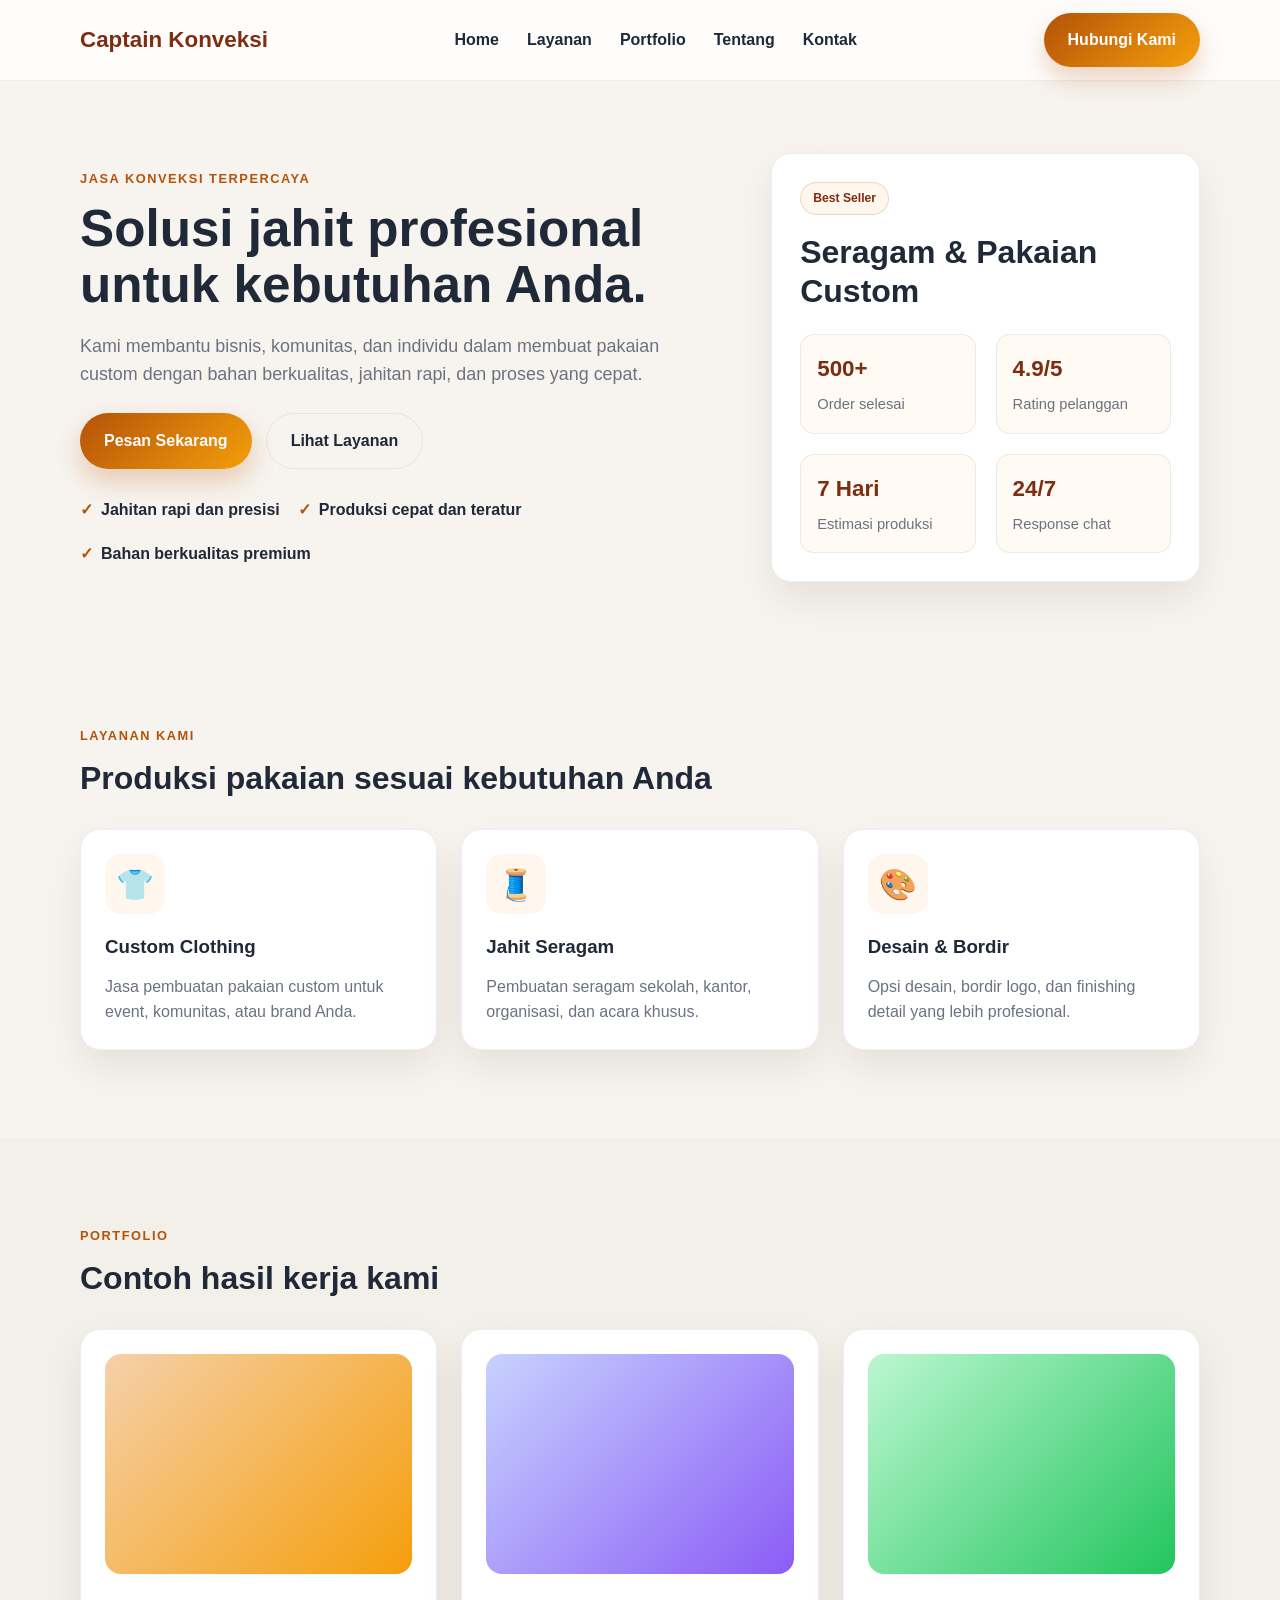
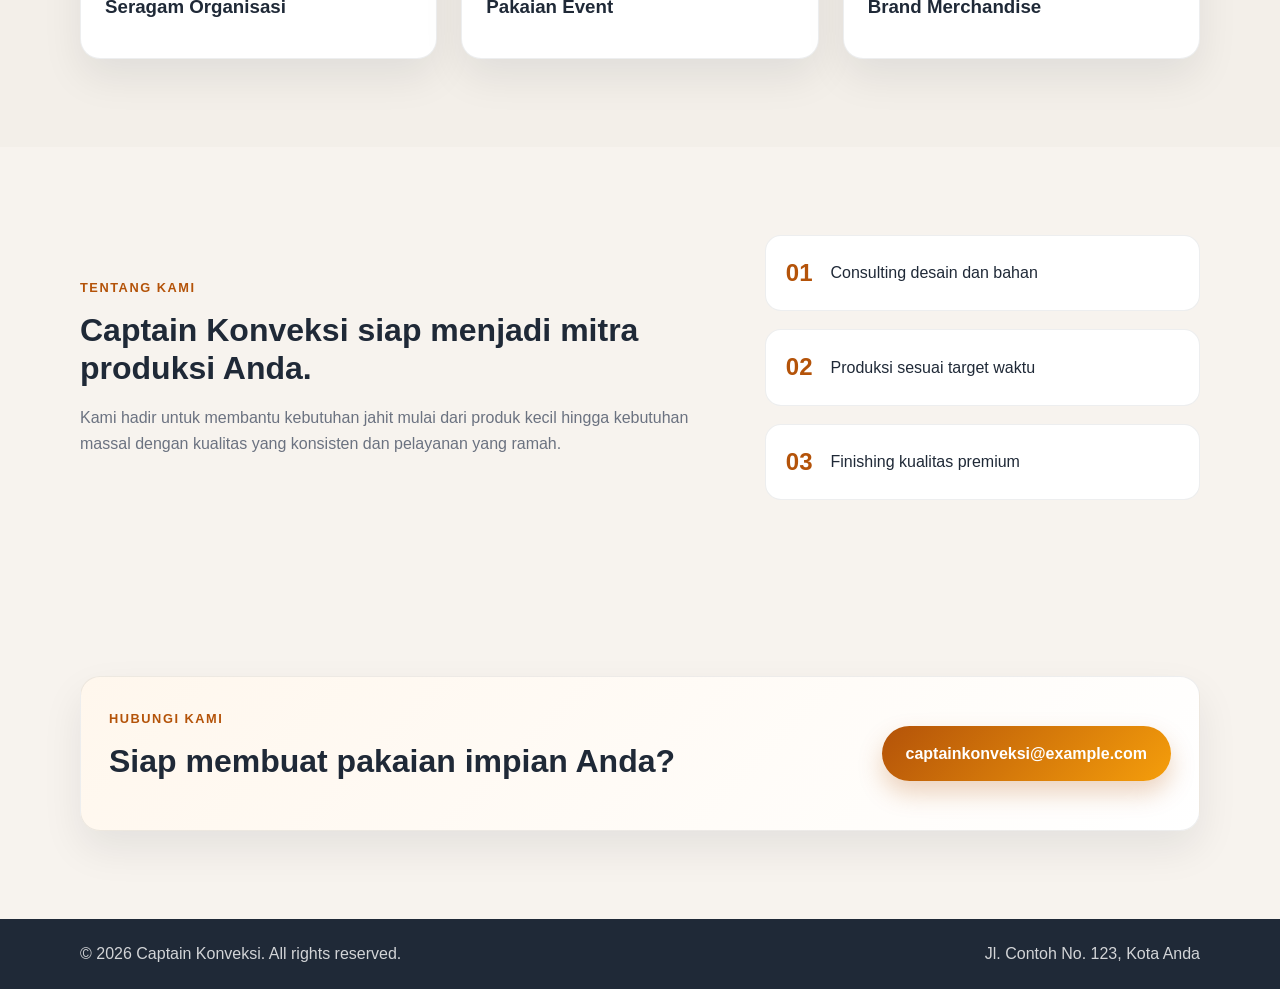
<file: index.html>
<!doctype html>
<html lang="id">
  <head>
    <meta charset="UTF-8" />
    <meta name="viewport" content="width=device-width, initial-scale=1.0" />
    <meta
      name="description"
      content="Captain Konveksi menyediakan jasa konveksi, seragam, dan produksi pakaian custom dengan kualitas yang terjamin."
    />
    <title>Captain Konveksi</title>
    <link rel="stylesheet" href="style.css" />
  </head>
  <body>
    <header class="site-header">
      <div class="container nav">
        <div class="brand" aria-label="Captain Konveksi">Captain Konveksi</div>

        <nav class="main-nav" aria-label="Navigasi utama">
          <a href="#home">Home</a>
          <a href="#layanan">Layanan</a>
          <a href="#portfolio">Portfolio</a>
          <a href="#tentang">Tentang</a>
          <a href="#kontak">Kontak</a>
        </nav>

        <a class="btn btn-primary" href="#kontak">Hubungi Kami</a>
      </div>
    </header>

    <main id="home">
      <section class="hero">
        <div class="container hero-inner">
          <div class="hero-copy">
            <p class="eyebrow">Jasa Konveksi Terpercaya</p>
            <h1>Solusi jahit profesional untuk kebutuhan Anda.</h1>
            <p class="lead">
              Kami membantu bisnis, komunitas, dan individu dalam membuat
              pakaian custom dengan bahan berkualitas, jahitan rapi, dan proses
              yang cepat.
            </p>

            <div class="hero-actions">
              <a class="btn btn-primary" href="#kontak">Pesan Sekarang</a>
              <a class="btn btn-secondary" href="#layanan">Lihat Layanan</a>
            </div>

            <ul class="hero-points" aria-label="Keunggulan Captain Konveksi">
              <li>Jahitan rapi dan presisi</li>
              <li>Produksi cepat dan teratur</li>
              <li>Bahan berkualitas premium</li>
            </ul>
          </div>

          <div class="hero-card" aria-label="Ringkasan layanan">
            <div class="card-badge">Best Seller</div>
            <h2>Seragam & Pakaian Custom</h2>
            <div class="stat-grid">
              <div>
                <strong>500+</strong>
                <span>Order selesai</span>
              </div>
              <div>
                <strong>4.9/5</strong>
                <span>Rating pelanggan</span>
              </div>
              <div>
                <strong>7 Hari</strong>
                <span>Estimasi produksi</span>
              </div>
              <div>
                <strong>24/7</strong>
                <span>Response chat</span>
              </div>
            </div>
          </div>
        </div>
      </section>

      <section id="layanan" class="services section">
        <div class="container">
          <div class="section-heading">
            <p class="eyebrow">Layanan Kami</p>
            <h2>Produksi pakaian sesuai kebutuhan Anda</h2>
          </div>

          <div class="service-grid">
            <article class="service-card">
              <div class="icon">👕</div>
              <h3>Custom Clothing</h3>
              <p>
                Jasa pembuatan pakaian custom untuk event, komunitas, atau brand
                Anda.
              </p>
            </article>

            <article class="service-card">
              <div class="icon">🧵</div>
              <h3>Jahit Seragam</h3>
              <p>
                Pembuatan seragam sekolah, kantor, organisasi, dan acara khusus.
              </p>
            </article>

            <article class="service-card">
              <div class="icon">🎨</div>
              <h3>Desain & Bordir</h3>
              <p>
                Opsi desain, bordir logo, dan finishing detail yang lebih
                profesional.
              </p>
            </article>
          </div>
        </div>
      </section>

      <section id="portfolio" class="showcase section alt-bg">
        <div class="container">
          <div class="section-heading">
            <p class="eyebrow">Portfolio</p>
            <h2>Contoh hasil kerja kami</h2>
          </div>

          <div class="portfolio-grid">
            <div class="portfolio-item">
              <div class="thumb thumb-one"></div>
              <h3>Seragam Organisasi</h3>
            </div>

            <div class="portfolio-item">
              <div class="thumb thumb-two"></div>
              <h3>Pakaian Event</h3>
            </div>

            <div class="portfolio-item">
              <div class="thumb thumb-three"></div>
              <h3>Brand Merchandise</h3>
            </div>
          </div>
        </div>
      </section>

      <section id="tentang" class="about section">
        <div class="container about-grid">
          <div>
            <p class="eyebrow">Tentang Kami</p>
            <h2>Captain Konveksi siap menjadi mitra produksi Anda.</h2>
            <p>
              Kami hadir untuk membantu kebutuhan jahit mulai dari produk kecil
              hingga kebutuhan massal dengan kualitas yang konsisten dan
              pelayanan yang ramah.
            </p>
          </div>

          <div class="about-points">
            <div>
              <strong>01</strong>
              <span>Consulting desain dan bahan</span>
            </div>
            <div>
              <strong>02</strong>
              <span>Produksi sesuai target waktu</span>
            </div>
            <div>
              <strong>03</strong>
              <span>Finishing kualitas premium</span>
            </div>
          </div>
        </div>
      </section>

      <section id="kontak" class="cta section">
        <div class="container cta-box">
          <div>
            <p class="eyebrow">Hubungi Kami</p>
            <h2>Siap membuat pakaian impian Anda?</h2>
          </div>
          <a class="btn btn-primary" href="mailto:captainkonveksi@example.com"
            >captainkonveksi@example.com</a
          >
        </div>
      </section>
    </main>

    <footer class="site-footer">
      <div class="container footer-inner">
        <p>© 2026 Captain Konveksi. All rights reserved.</p>
        <p>Jl. Contoh No. 123, Kota Anda</p>
      </div>
    </footer>
  </body>
</html>
</file>
<file: style.css>
:root {
  --bg: #f7f3ee;
  --bg-soft: #fffaf3;
  --panel: #ffffff;
  --panel-alt: #f3efe9;
  --text: #1f2937;
  --muted: #6b7280;
  --primary: #b45309;
  --primary-dark: #7c2d12;
  --accent: #f59e0b;
  --border: rgba(31, 41, 55, 0.08);
  --shadow: 0 18px 40px rgba(15, 23, 42, 0.08);
  --radius: 20px;
}

* {
  box-sizing: border-box;
}

html {
  scroll-behavior: smooth;
}

body {
  margin: 0;
  font-family: Arial, Helvetica, sans-serif;
  background: var(--bg);
  color: var(--text);
  line-height: 1.6;
}

a {
  text-decoration: none;
}

img {
  max-width: 100%;
  display: block;
}

.container {
  width: min(1120px, calc(100% - 32px));
  margin: 0 auto;
}

.section {
  padding: 88px 0;
}

.eyebrow {
  margin: 0 0 12px;
  color: var(--primary);
  font-size: 0.8rem;
  font-weight: 700;
  letter-spacing: 0.12em;
  text-transform: uppercase;
}

h1,
h2,
h3,
p {
  margin-top: 0;
}

h1 {
  margin-bottom: 18px;
  font-size: clamp(2.5rem, 4vw, 4.5rem);
  line-height: 1.1;
}

h2 {
  margin-bottom: 18px;
  font-size: clamp(2rem, 2.4vw, 3rem);
  line-height: 1.2;
}

p {
  margin-bottom: 0;
  color: var(--muted);
}

.site-header {
  position: sticky;
  top: 0;
  z-index: 999;
  background: rgba(255, 255, 255, 0.82);
  backdrop-filter: blur(12px);
  border-bottom: 1px solid var(--border);
}

.nav {
  display: flex;
  align-items: center;
  justify-content: space-between;
  gap: 20px;
  min-height: 80px;
}

.brand {
  font-size: 1.4rem;
  font-weight: 700;
  color: var(--primary-dark);
}

.main-nav {
  display: flex;
  align-items: center;
  gap: 28px;
}

.main-nav a {
  color: var(--text);
  font-weight: 600;
}

.btn {
  display: inline-flex;
  align-items: center;
  justify-content: center;
  padding: 0.9rem 1.5rem;
  border-radius: 999px;
  font-weight: 700;
  transition: 0.2s ease;
}

.btn:hover {
  transform: translateY(-1px);
}

.btn-primary {
  background: linear-gradient(135deg, var(--primary), var(--accent));
  color: #fff;
  box-shadow: 0 12px 24px rgba(180, 83, 9, 0.25);
}

.btn-secondary {
  background: transparent;
  color: var(--text);
  border: 1px solid var(--border);
}

.hero {
  padding: 72px 0 56px;
}

.hero-inner {
  display: grid;
  grid-template-columns: 1.2fr 0.8fr;
  align-items: center;
  gap: 48px;
}

.lead {
  max-width: 620px;
  font-size: 1.12rem;
  margin-bottom: 24px;
}

.hero-actions {
  display: flex;
  flex-wrap: wrap;
  gap: 14px;
  margin-bottom: 28px;
}

.hero-points {
  list-style: none;
  padding: 0;
  margin: 0;
  display: flex;
  flex-wrap: wrap;
  gap: 18px;
  color: var(--text);
  font-weight: 600;
}

.hero-points li::before {
  content: "✓";
  color: var(--primary);
  margin-right: 8px;
}

.hero-card {
  background: var(--panel);
  border: 1px solid var(--border);
  border-radius: var(--radius);
  padding: 28px;
  box-shadow: var(--shadow);
}

.card-badge {
  display: inline-block;
  background: #fff7ed;
  border: 1px solid rgba(180, 83, 9, 0.2);
  color: var(--primary-dark);
  border-radius: 999px;
  padding: 6px 12px;
  font-size: 0.76rem;
  font-weight: 700;
  margin-bottom: 18px;
}

.stat-grid {
  display: grid;
  grid-template-columns: repeat(2, minmax(120px, 1fr));
  gap: 20px;
  margin-top: 24px;
}

.stat-grid div {
  padding: 16px;
  background: var(--bg-soft);
  border-radius: 14px;
  border: 1px solid var(--border);
}

.stat-grid strong {
  display: block;
  font-size: 1.4rem;
  color: var(--primary-dark);
  margin-bottom: 4px;
}

.stat-grid span {
  color: var(--muted);
  font-size: 0.92rem;
}

.alt-bg {
  background: var(--panel-alt);
}

.section-heading {
  margin-bottom: 32px;
}

.service-grid,
.portfolio-grid {
  display: grid;
  grid-template-columns: repeat(3, minmax(0, 1fr));
  gap: 24px;
}

.service-card,
.portfolio-item {
  background: var(--panel);
  border: 1px solid var(--border);
  border-radius: var(--radius);
  padding: 24px;
  box-shadow: var(--shadow);
}

.service-card .icon {
  display: inline-flex;
  align-items: center;
  justify-content: center;
  width: 60px;
  height: 60px;
  border-radius: 16px;
  background: #fff7ed;
  font-size: 1.9rem;
  margin-bottom: 18px;
}

.service-card h3,
.portfolio-item h3 {
  margin-bottom: 12px;
  color: var(--text);
}

.about-grid {
  display: grid;
  grid-template-columns: 1.2fr 0.8fr;
  gap: 32px;
  align-items: center;
}

.about-points {
  display: grid;
  gap: 18px;
}

.about-points div {
  display: flex;
  align-items: center;
  gap: 18px;
  padding: 18px 20px;
  border-radius: 16px;
  background: var(--panel);
  border: 1px solid var(--border);
}

.about-points strong {
  font-size: 1.5rem;
  color: var(--primary);
}

.thumb {
  height: 220px;
  border-radius: 16px;
  margin-bottom: 18px;
  background-size: cover;
  background-position: center;
}

.thumb-one {
  background: linear-gradient(135deg, #f5d0a9, #f59e0b);
}

.thumb-two {
  background: linear-gradient(135deg, #c7d2fe, #8b5cf6);
}

.thumb-three {
  background: linear-gradient(135deg, #bbf7d0, #22c55e);
}

.cta-box {
  display: flex;
  align-items: center;
  justify-content: space-between;
  gap: 24px;
  background: linear-gradient(135deg, #fff7ed, #ffffff);
  border: 1px solid var(--border);
  border-radius: var(--radius);
  padding: 32px 28px;
  box-shadow: var(--shadow);
}

.site-footer {
  background: #1f2937;
  color: #fff;
  padding: 22px 0;
}

.footer-inner {
  display: flex;
  justify-content: space-between;
  gap: 18px;
  flex-wrap: wrap;
}

.footer-inner p {
  margin: 0;
  color: rgba(255, 255, 255, 0.8);
}

@media (max-width: 900px) {
  .hero-inner,
  .about-grid,
  .service-grid,
  .portfolio-grid,
  .cta-box {
    grid-template-columns: 1fr;
    display: block;
  }

  .hero-inner {
    display: grid;
  }

  .service-grid,
  .portfolio-grid {
    display: grid;
  }

  .cta-box {
    display: flex;
    flex-direction: column;
    align-items: flex-start;
  }
}

@media (max-width: 720px) {
  .nav {
    flex-wrap: wrap;
    justify-content: center;
    padding: 18px 0;
  }

  .main-nav {
    order: 3;
    width: 100%;
    justify-content: center;
    flex-wrap: wrap;
    gap: 12px 20px;
  }

  .hero {
    padding-top: 48px;
  }

  .section {
    padding: 72px 0;
  }

  .service-grid,
  .portfolio-grid {
    grid-template-columns: 1fr;
  }
}
</file>
